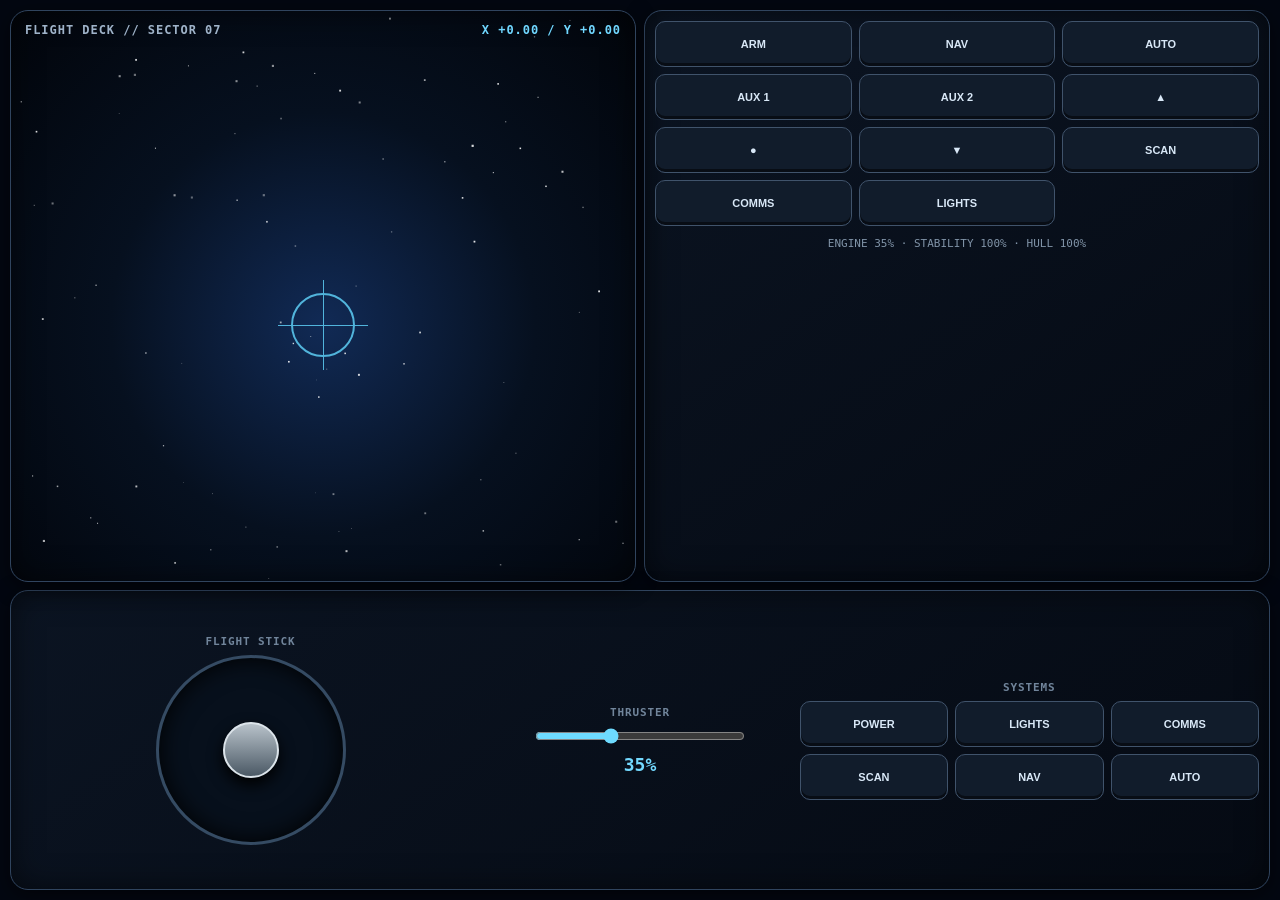
<file: index.html>
<!doctype html>
<html lang="en">
<head>
<meta charset="utf-8">
<meta name="viewport" content="width=device-width,initial-scale=1,viewport-fit=cover,user-scalable=no">
<meta name="theme-color" content="#050914">
<meta name="description" content="A tactile sci-fi space cockpit fidget app.">
<link rel="manifest" href="manifest.webmanifest">
<link rel="apple-touch-icon" href="icon.svg">
<title>Space Cockpit Fidget</title>
<style>
*{box-sizing:border-box;-webkit-tap-highlight-color:transparent}
html,body{margin:0;width:100%;min-height:100%;background:#030711;color:#dcecff;font-family:Arial,sans-serif;overflow:hidden;touch-action:none}
button,input{font:inherit}
#app{width:100vw;height:100dvh;display:flex;flex-direction:column;padding:10px;gap:8px}
.panel{border:1px solid #30445e;background:linear-gradient(145deg,#0b1422,#050a13);border-radius:18px;box-shadow:inset 0 0 30px #0008,0 5px 20px #0008}
#top{flex:1;min-height:0;display:grid;grid-template-columns:1fr 1fr;gap:8px}
#screen{position:relative;overflow:hidden;min-height:170px;background:radial-gradient(circle at 50% 55%,#112a55 0,#06101f 48%,#02050b 100%)}
#screen canvas{position:absolute;inset:0;width:100%;height:100%}
.label{position:absolute;z-index:2;top:12px;font:700 12px monospace;color:#9fb3c9;letter-spacing:.08em}
.left{left:14px}.right{right:14px;color:#70d7ff}
#reticle{position:absolute;left:50%;top:55%;width:64px;height:64px;transform:translate(-50%,-50%);border:2px solid #62d8ff;border-radius:50%;opacity:.8}
#reticle:before,#reticle:after{content:"";position:absolute;background:#62d8ff}
#reticle:before{width:90px;height:1px;left:-15px;top:30px}
#reticle:after{height:90px;width:1px;top:-15px;left:30px}
#rightPanel{padding:10px;display:flex;flex-direction:column;gap:8px;min-width:0}
.grid{display:grid;grid-template-columns:repeat(3,1fr);gap:7px}
.btn{min-height:46px;border-radius:10px;border:1px solid #40536b;background:#111c2b;color:#d9e8f7;font-weight:700;font-size:11px;box-shadow:inset 0 -3px #080d15}
.btn:active,.btn.on{background:#244254;border-color:#66d9ff;color:#bcefff;transform:translateY(2px)}
#bottom{height:min(38vh,300px);display:grid;grid-template-columns:1.15fr .75fr 1.15fr;gap:10px;padding:10px}
.control{display:flex;flex-direction:column;align-items:center;justify-content:center;min-width:0}
.caption{font:700 11px monospace;color:#71859b;letter-spacing:.08em;margin-bottom:7px}
#stick{width:min(30vw,190px);height:min(30vw,190px);max-height:190px;max-width:190px;border-radius:50%;background:#07101c;border:3px solid #354b63;position:relative;box-shadow:inset 0 0 25px #000;touch-action:none}
#knob{position:absolute;width:56px;height:56px;left:50%;top:50%;transform:translate(-50%,-50%);border-radius:50%;background:linear-gradient(#b8c2ca,#4b5965);border:2px solid #dce4ea;box-shadow:0 7px 15px #000;pointer-events:none}
#throttle{width:100%;max-width:210px;accent-color:#6edbff}
#throttleValue{font:bold 18px monospace;color:#73d9ff;margin-top:8px}
.status{font:11px monospace;color:#8194a8;line-height:1.8;text-align:center}
@media(max-width:650px){
 #top{grid-template-columns:1fr;height:58vh;flex:none}
 #screen{display:none}
 #rightPanel{padding:8px}
 #bottom{height:42vh;grid-template-columns:1fr 1fr 1fr;padding:7px;gap:6px}
 .btn{min-height:42px;font-size:10px}
}
@media(prefers-reduced-motion:reduce){*{scroll-behavior:auto!important}}
</style>
</head>
<body>
<main id="app">
<section id="top">
 <div id="screen" class="panel">
  <canvas id="stars"></canvas>
  <div class="label left">FLIGHT DECK // SECTOR 07</div>
  <div class="label right" id="readout">X +0.00 / Y +0.00</div>
  <div id="reticle"></div>
 </div>
 <div id="rightPanel" class="panel">
  <div class="grid" id="buttons"></div>
  <div class="status" id="status">ENGINE 35% · STABILITY 100% · HULL 100%</div>
 </div>
</section>
<section id="bottom" class="panel">
 <div class="control">
  <div class="caption">FLIGHT STICK</div>
  <div id="stick" role="slider" aria-label="Flight joystick" tabindex="0"><div id="knob"></div></div>
 </div>
 <div class="control">
  <div class="caption">THRUSTER</div>
  <input id="throttle" type="range" min="0" max="100" value="35" orient="vertical" aria-label="Thruster">
  <div id="throttleValue">35%</div>
 </div>
 <div class="control">
  <div class="caption">SYSTEMS</div>
  <div class="grid" style="width:100%">
   <button class="btn" data-b="POWER">POWER</button>
   <button class="btn" data-b="LIGHTS">LIGHTS</button>
   <button class="btn" data-b="COMMS">COMMS</button>
   <button class="btn" data-b="SCAN">SCAN</button>
   <button class="btn" data-b="NAV">NAV</button>
   <button class="btn" data-b="AUTO">AUTO</button>
  </div>
 </div>
</section>
</main>
<script>
(()=>{
const active=new Set(), buttons=["ARM","NAV","AUTO","AUX 1","AUX 2","▲","●","▼","SCAN","COMMS","LIGHTS"];
const box=document.getElementById("buttons");
buttons.forEach(name=>{const b=document.createElement("button");b.className="btn";b.textContent=name;b.dataset.b=name;box.appendChild(b)});
document.querySelectorAll(".btn").forEach(b=>b.addEventListener("pointerdown",()=>{const n=b.dataset.b;if(active.has(n))active.delete(n);else active.add(n);b.classList.toggle("on");}));
const readout=document.getElementById("readout"),knob=document.getElementById("knob"),stick=document.getElementById("stick"),ret=document.getElementById("reticle");
let joyX=0,joyY=0,drag=false;
function setJoy(e){const r=stick.getBoundingClientRect(),lim=r.width/2-31;joyX=Math.max(-1,Math.min(1,(e.clientX-(r.left+r.width/2))/lim));joyY=Math.max(-1,Math.min(1,(e.clientY-(r.top+r.height/2))/lim));knob.style.left=(50+joyX*43)+"%";knob.style.top=(50+joyY*43)+"%";readout.textContent=`X ${joyX>=0?"+":""}${joyX.toFixed(2)} / Y ${(-joyY)>=0?"+":""}${(-joyY).toFixed(2)}`;ret.style.transform=`translate(-50%,-50%) translate(${joyX*42}px,${joyY*42}px)`}
function reset(){drag=false;joyX=joyY=0;knob.style.left="50%";knob.style.top="50%";readout.textContent="X +0.00 / Y +0.00";ret.style.transform="translate(-50%,-50%)"}
stick.addEventListener("pointerdown",e=>{drag=true;stick.setPointerCapture(e.pointerId);setJoy(e)});
stick.addEventListener("pointermove",e=>{if(drag)setJoy(e)});
stick.addEventListener("pointerup",reset);stick.addEventListener("pointercancel",reset);
const throttle=document.getElementById("throttle"),tv=document.getElementById("throttleValue"),status=document.getElementById("status");
throttle.addEventListener("input",()=>{tv.textContent=throttle.value+"%";status.textContent=`ENGINE ${throttle.value}% · STABILITY 100% · HULL 100%`});
const canvas=document.getElementById("stars"),ctx=canvas.getContext("2d"),stars=[];
function resize(){const r=canvas.getBoundingClientRect(),d=devicePixelRatio||1;canvas.width=r.width*d;canvas.height=r.height*d;ctx.setTransform(d,0,0,d,0,0);if(!stars.length)for(let i=0;i<90;i++)stars.push({x:Math.random(),y:Math.random(),s:.5+Math.random()*1.7,v:.00015+Math.random()*.00035})}
function draw(){const w=canvas.clientWidth,h=canvas.clientHeight;ctx.clearRect(0,0,w,h);for(const s of stars){s.x-=s.v;if(s.x<0)s.x=1;ctx.globalAlpha=.35+Math.random()*.55;ctx.fillStyle="#fff";ctx.fillRect(s.x*w,s.y*h,s.s,s.s)}ctx.globalAlpha=1;requestAnimationFrame(draw)}
addEventListener("resize",resize);resize();draw();
if("serviceWorker" in navigator) navigator.serviceWorker.register("sw.js").catch(()=>{});
})();
</script>
</body>
</html>
</file>
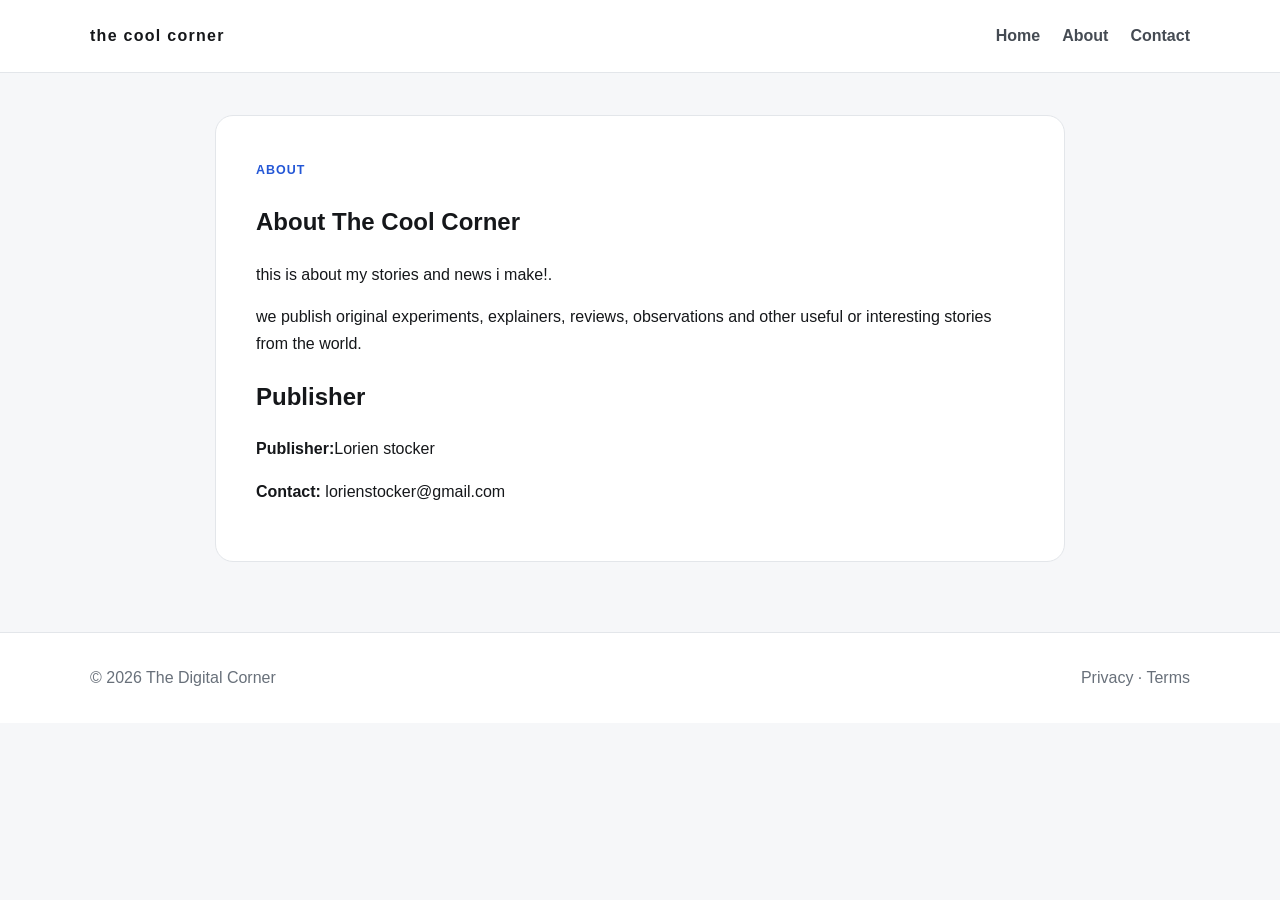
<file: about.html>
<!doctype html>
<html lang="en">
<head>
  <meta charset="utf-8">
  <meta name="viewport" content="width=device-width, initial-scale=1">
  <title>About — cool Corner</title>
  <meta name="description" content="About The Digital Corner and what we publish.">
  <link rel="stylesheet" href="styles.css">
</head>
<body>
<header class="site-header"><div class="wrap header-inner">
  <a class="logo" href="index.html">the cool corner</a>
  <nav><a href="index.html">Home</a><a href="about.html">About</a><a href="contact.html">Contact</a></nav>
</div></header>

<main class="wrap">
  <article class="page">
    <span class="tag">ABOUT</span>
    <h1>About The Cool Corner</h1>
    <p>this is about my stories and news i make!.</p>
    <p>we publish original experiments, explainers, reviews, observations and other useful or interesting stories from the world.</p>
    <h2>Publisher</h2>
    <p><strong>Publisher:</strong>Lorien stocker</p>
    <p><strong>Contact:</strong> lorienstocker@gmail.com</p>
  </article>
</main>

<footer><div class="wrap footer-inner"><span>© 2026 The Digital Corner</span><span><a href="privacy.html">Privacy</a> · <a href="terms.html">Terms</a></span></div></footer>
</body>
</html>
</file>
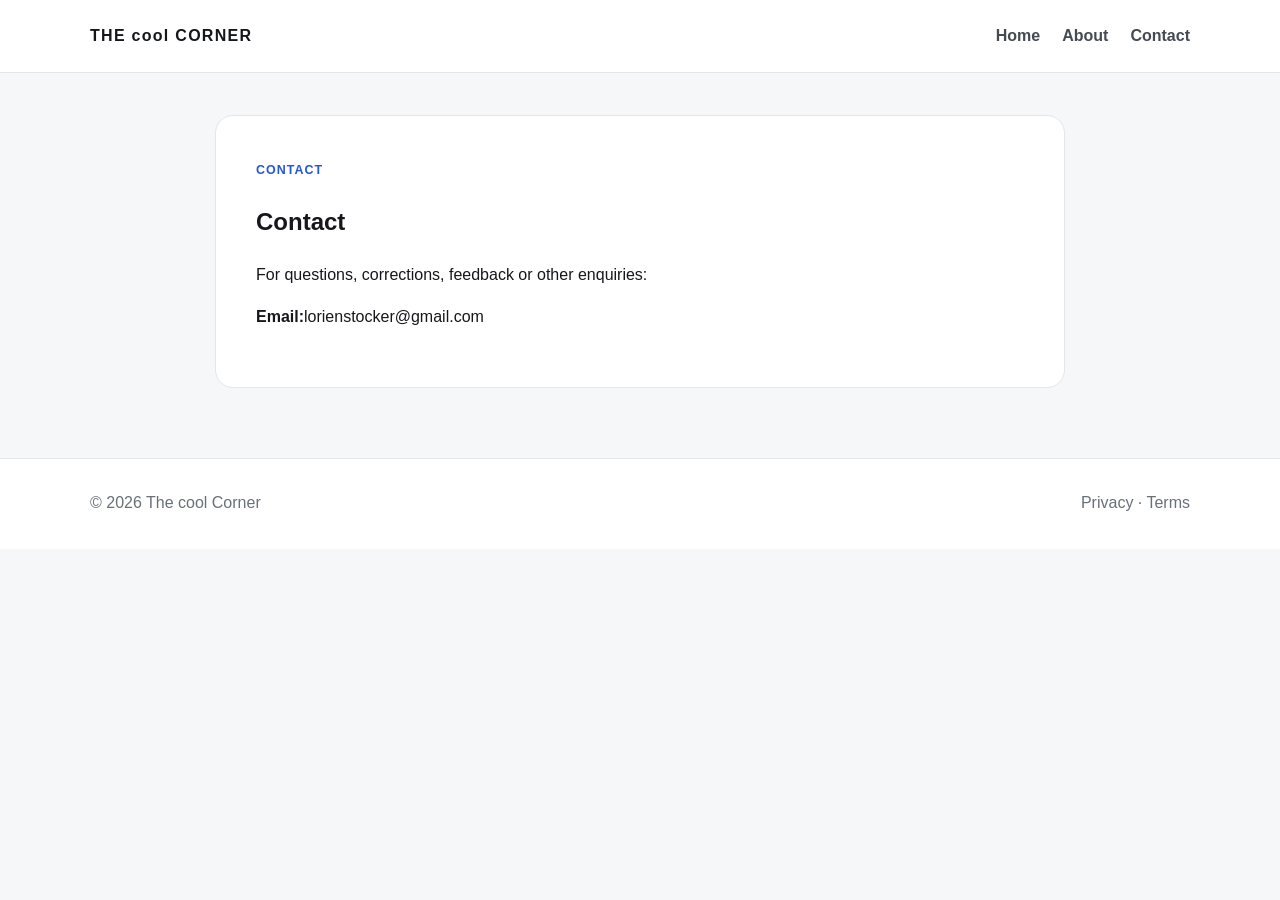
<file: contact.html>
<!doctype html>
<html lang="en">
<head>
  <meta charset="utf-8">
  <meta name="viewport" content="width=device-width, initial-scale=1">
  <title>Contact — The cool Corner</title>
  <meta name="description" content="Contact The Digital Corner.">
  <link rel="stylesheet" href="styles.css">
</head>
<body>
<header class="site-header"><div class="wrap header-inner">
  <a class="logo" href="index.html">THE cool CORNER</a>
  <nav><a href="index.html">Home</a><a href="about.html">About</a><a href="contact.html">Contact</a></nav>
</div></header>
<main class="wrap">
  <article class="page">
    <span class="tag">CONTACT</span>
    <h1>Contact</h1>
    <p>For questions, corrections, feedback or other enquiries:</p>
    <p><strong>Email:</strong>lorienstocker@gmail.com</p>
  </article>
</main>
<footer><div class="wrap footer-inner"><span>© 2026 The cool Corner</span><span><a href="privacy.html">Privacy</a> · <a href="terms.html">Terms</a></span></div></footer>
</body>
</html>
</file>
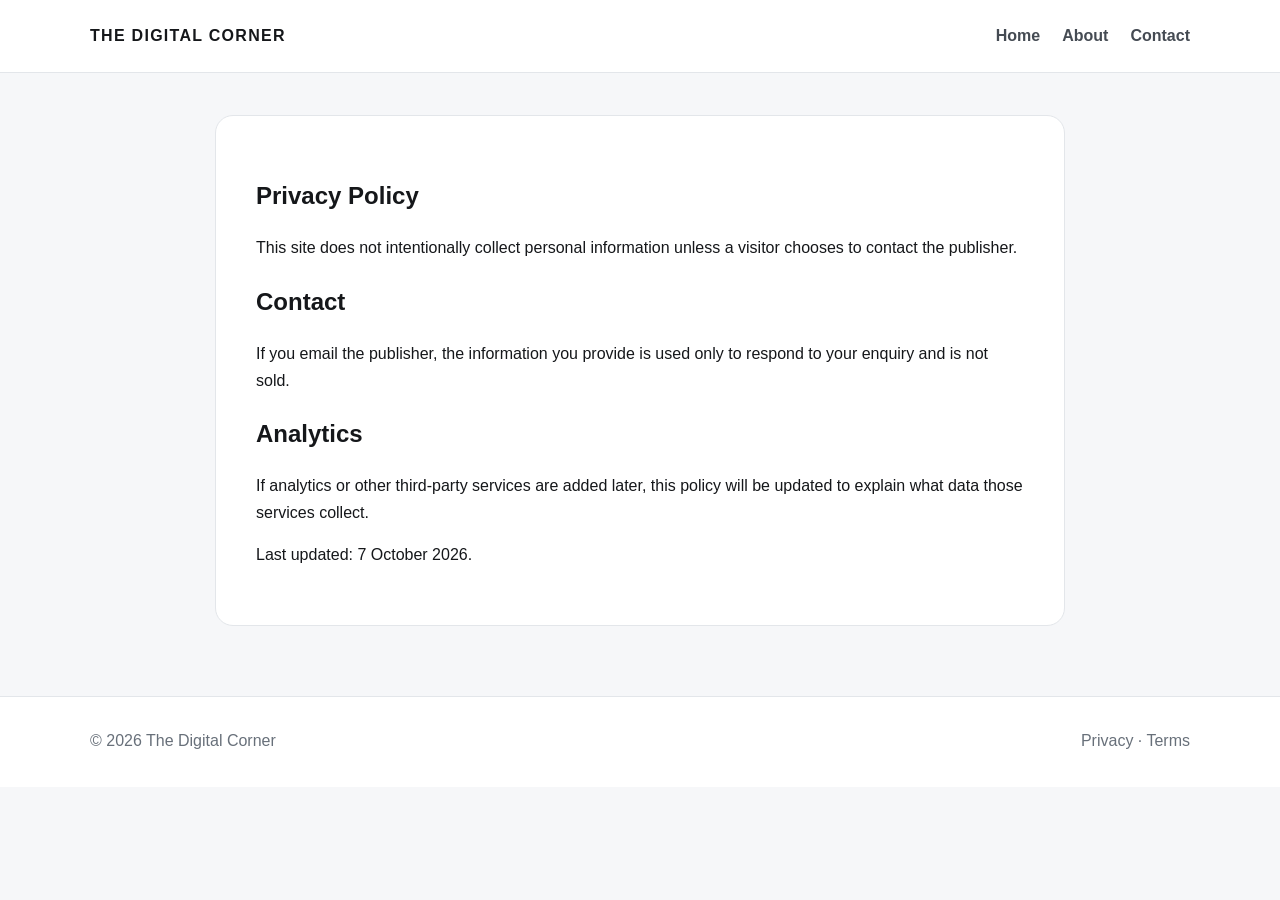
<file: privacy.html>
<!doctype html>
<html lang="en">
<head>
  <meta charset="utf-8">
  <meta name="viewport" content="width=device-width, initial-scale=1">
  <title>Privacy Policy — The Digital Corner</title>
  <link rel="stylesheet" href="styles.css">
</head>
<body>
<header class="site-header"><div class="wrap header-inner">
  <a class="logo" href="index.html">THE DIGITAL CORNER</a>
  <nav><a href="index.html">Home</a><a href="about.html">About</a><a href="contact.html">Contact</a></nav>
</div></header>
<main class="wrap"><article class="page">
  <h1>Privacy Policy</h1>
  <p>This site does not intentionally collect personal information unless a visitor chooses to contact the publisher.</p>
  <h2>Contact</h2>
  <p>If you email the publisher, the information you provide is used only to respond to your enquiry and is not sold.</p>
  <h2>Analytics</h2>
  <p>If analytics or other third-party services are added later, this policy will be updated to explain what data those services collect.</p>
  <p>Last updated: 7 October 2026.</p>
</article></main>
<footer><div class="wrap footer-inner"><span>© 2026 The Digital Corner</span><span><a href="privacy.html">Privacy</a> · <a href="terms.html">Terms</a></span></div></footer>
</body>
</html>
</file>
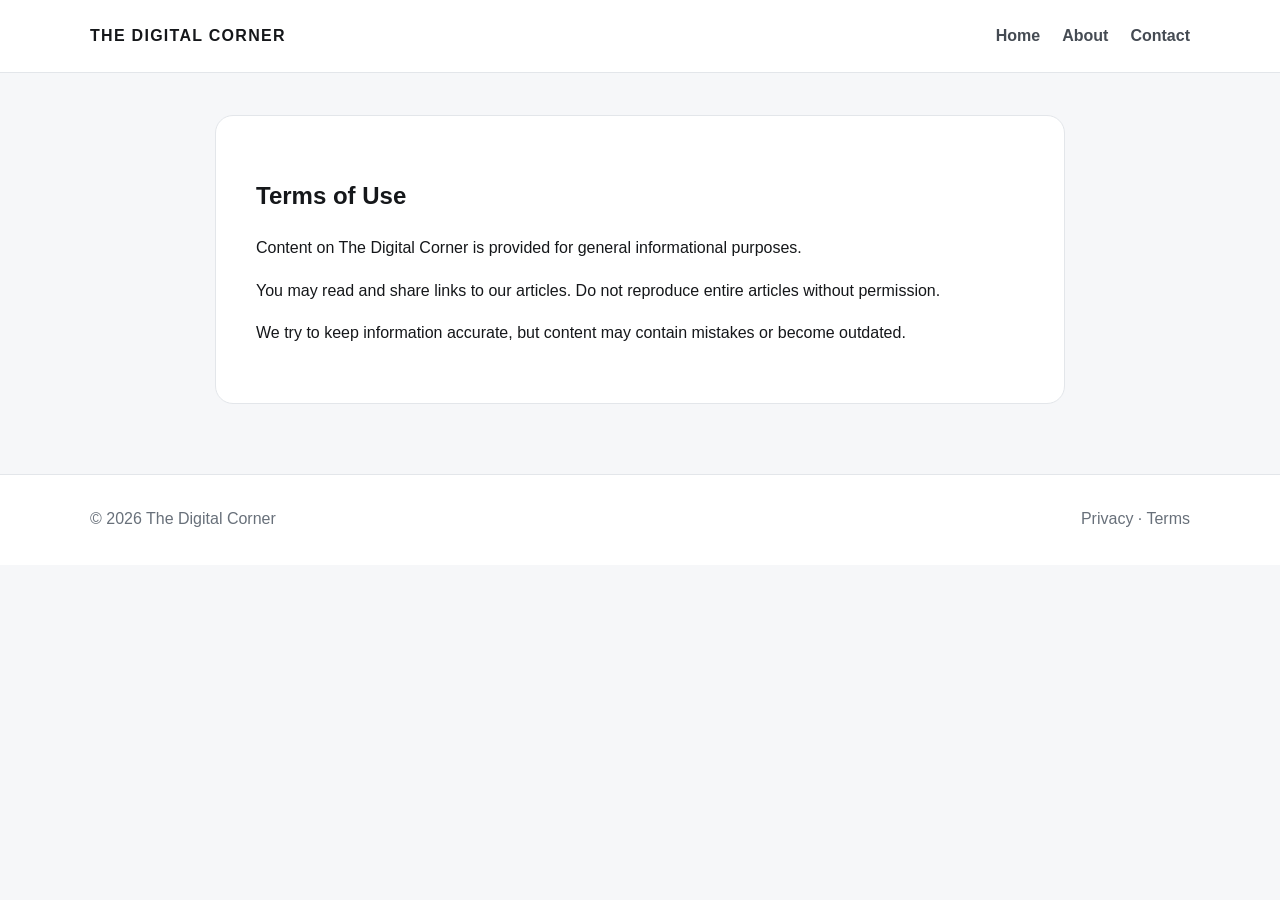
<file: terms.html>
<!doctype html>
<html lang="en">
<head>
  <meta charset="utf-8">
  <meta name="viewport" content="width=device-width, initial-scale=1">
  <title>Terms of Use — The Digital Corner</title>
  <link rel="stylesheet" href="styles.css">
</head>
<body>
<header class="site-header"><div class="wrap header-inner">
  <a class="logo" href="index.html">THE DIGITAL CORNER</a>
  <nav><a href="index.html">Home</a><a href="about.html">About</a><a href="contact.html">Contact</a></nav>
</div></header>
<main class="wrap"><article class="page">
  <h1>Terms of Use</h1>
  <p>Content on The Digital Corner is provided for general informational purposes.</p>
  <p>You may read and share links to our articles. Do not reproduce entire articles without permission.</p>
  <p>We try to keep information accurate, but content may contain mistakes or become outdated.</p>
</article></main>
<footer><div class="wrap footer-inner"><span>© 2026 The Digital Corner</span><span><a href="privacy.html">Privacy</a> · <a href="terms.html">Terms</a></span></div></footer>
</body>
</html>
</file>
<file: styles.css>
* { box-sizing: border-box; }

:root {
  --bg: #f6f7f9;
  --surface: #ffffff;
  --text: #15171a;
  --muted: #68707a;
  --line: #e3e6ea;
  --accent: #2457d6;
}

body {
  margin: 0;
  background: var(--bg);
  color: var(--text);
  font-family: Arial, Helvetica, sans-serif;
  line-height: 1.65;
}

a { color: inherit; }
.wrap { width: min(1100px, calc(100% - 36px)); margin: auto; }

.site-header {
  background: #fff;
  border-bottom: 1px solid var(--line);
  position: sticky;
  top: 0;
  z-index: 10;
}

.header-inner {
  min-height: 72px;
  display: flex;
  align-items: center;
  justify-content: space-between;
  gap: 24px;
}

.logo {
  font-weight: 900;
  letter-spacing: .08em;
  text-decoration: none;
}

nav { display: flex; gap: 22px; }
nav a { text-decoration: none; color: #454b53; font-weight: 600; }
nav a:hover { color: var(--accent); }

.hero {
  margin: 42px 0;
  padding: 52px;
  background: var(--surface);
  border: 1px solid var(--line);
  border-radius: 18px;
}

.eyebrow, .tag {
  color: var(--accent);
  font-size: .78rem;
  font-weight: 800;
  letter-spacing: .08em;
}

.hero h1 {
  max-width: 780px;
  margin: 8px 0 12px;
  font-size: clamp(2.3rem, 6vw, 4.7rem);
  line-height: 1.02;
}

.hero p:last-child {
  max-width: 700px;
  color: var(--muted);
  font-size: 1.12rem;
}

.section-heading {
  display: flex;
  justify-content: space-between;
  align-items: center;
  margin-bottom: 18px;
}

.article-grid {
  display: grid;
  grid-template-columns: 2fr 1fr;
  gap: 18px;
  margin-bottom: 60px;
}

.card {
  background: var(--surface);
  border: 1px solid var(--line);
  border-radius: 16px;
  overflow: hidden;
}

.card-body { padding: 28px; }
.card h3 { font-size: 1.55rem; line-height: 1.2; margin: 8px 0; }
.card h3 a { text-decoration: none; }
.card h3 a:hover { color: var(--accent); }
.card p { color: var(--muted); }
.read-more { color: var(--accent); font-weight: 800; text-decoration: none; }

.article {
  background: var(--surface);
  border: 1px solid var(--line);
  border-radius: 18px;
  padding: clamp(24px, 5vw, 64px);
  margin: 42px auto 70px;
  max-width: 820px;
}

.article h1 {
  font-size: clamp(2.3rem, 6vw, 4rem);
  line-height: 1.05;
  margin: 10px 0;
}

.article .dek {
  color: var(--muted);
  font-size: 1.2rem;
}

.article-meta { color: var(--muted); font-size: .9rem; margin-bottom: 35px; }
.article h2 { margin-top: 42px; }
.article p { font-size: 1.08rem; }

.page {
  background: var(--surface);
  border: 1px solid var(--line);
  border-radius: 18px;
  padding: 40px;
  margin: 42px auto 70px;
  max-width: 850px;
}

footer {
  border-top: 1px solid var(--line);
  background: #fff;
  color: var(--muted);
}

.footer-inner {
  min-height: 90px;
  display: flex;
  align-items: center;
  justify-content: space-between;
  gap: 20px;
}

footer a { text-decoration: none; }

@media (max-width: 700px) {
  .header-inner { align-items: flex-start; flex-direction: column; padding: 18px 0; }
  nav { flex-wrap: wrap; }
  .hero { padding: 30px; }
  .article-grid { grid-template-columns: 1fr; }
  .footer-inner { flex-direction: column; justify-content: center; padding: 20px 0; }
}
</file>
